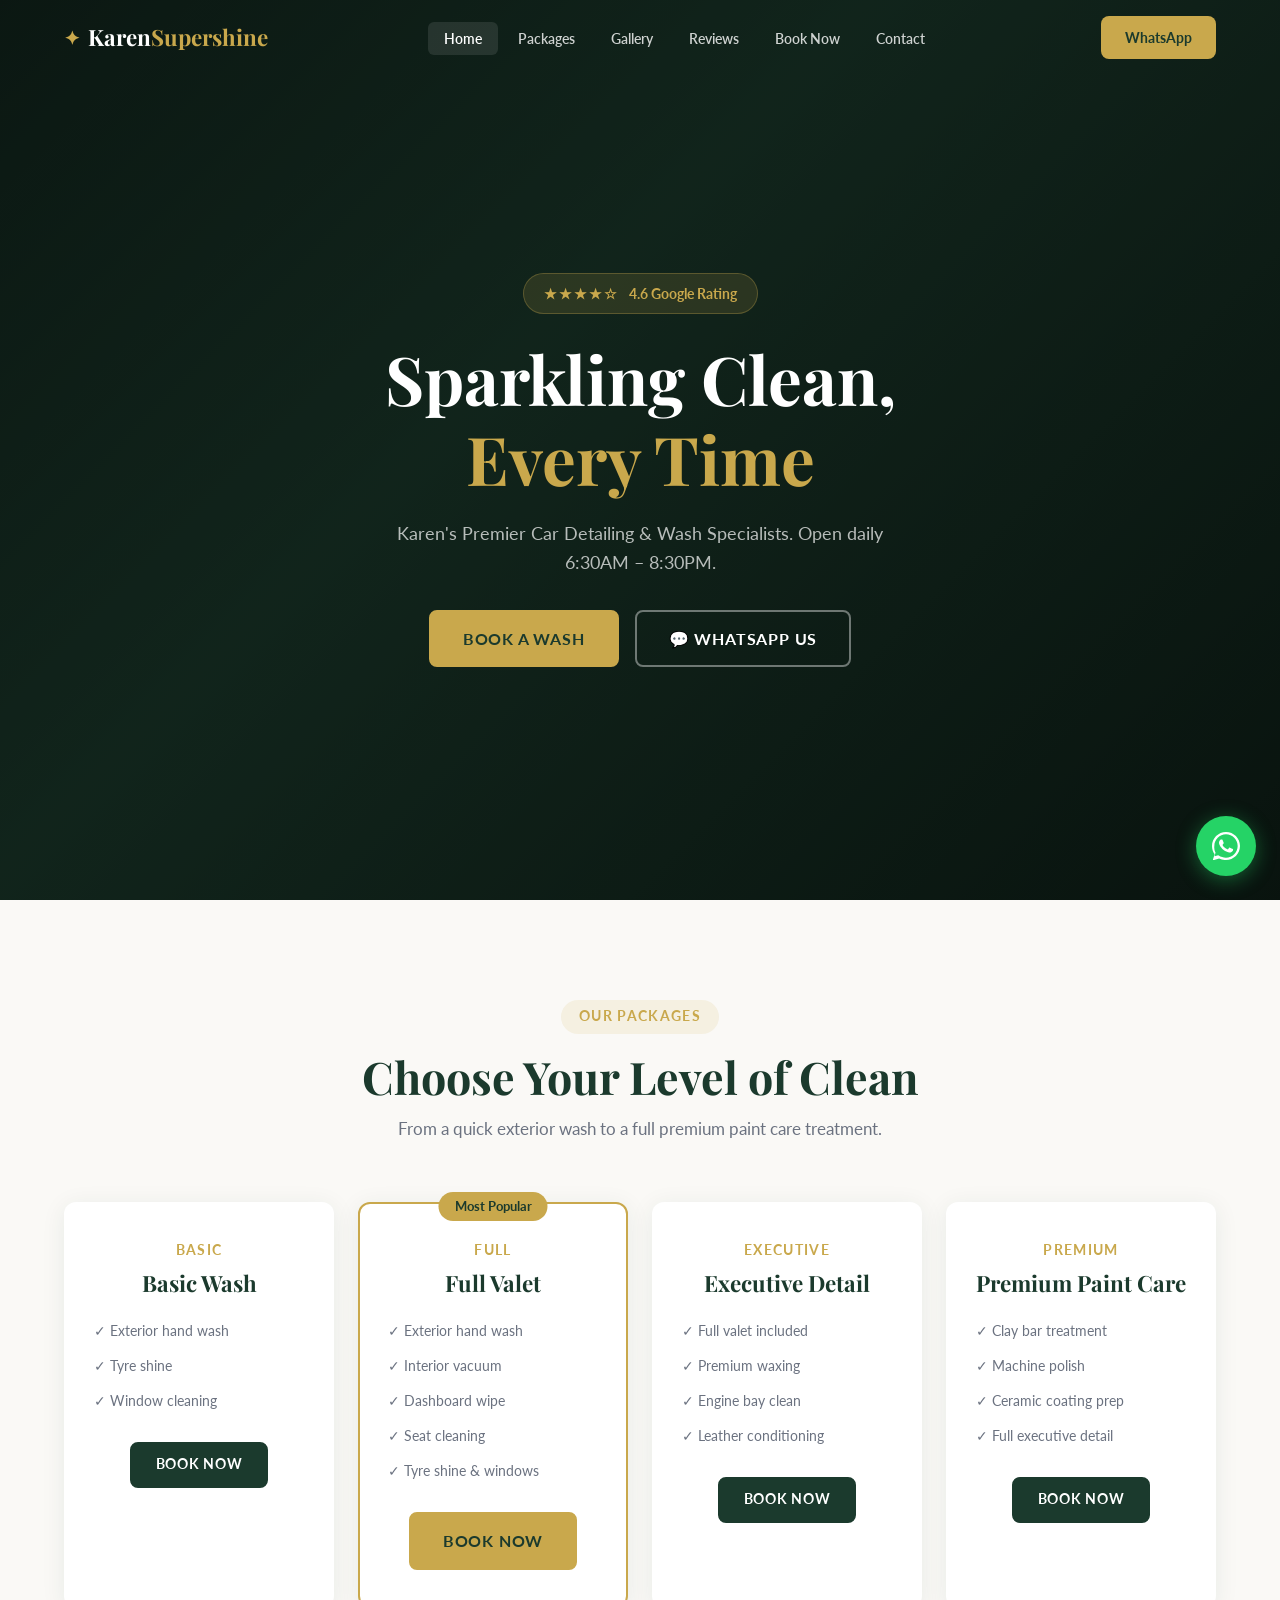
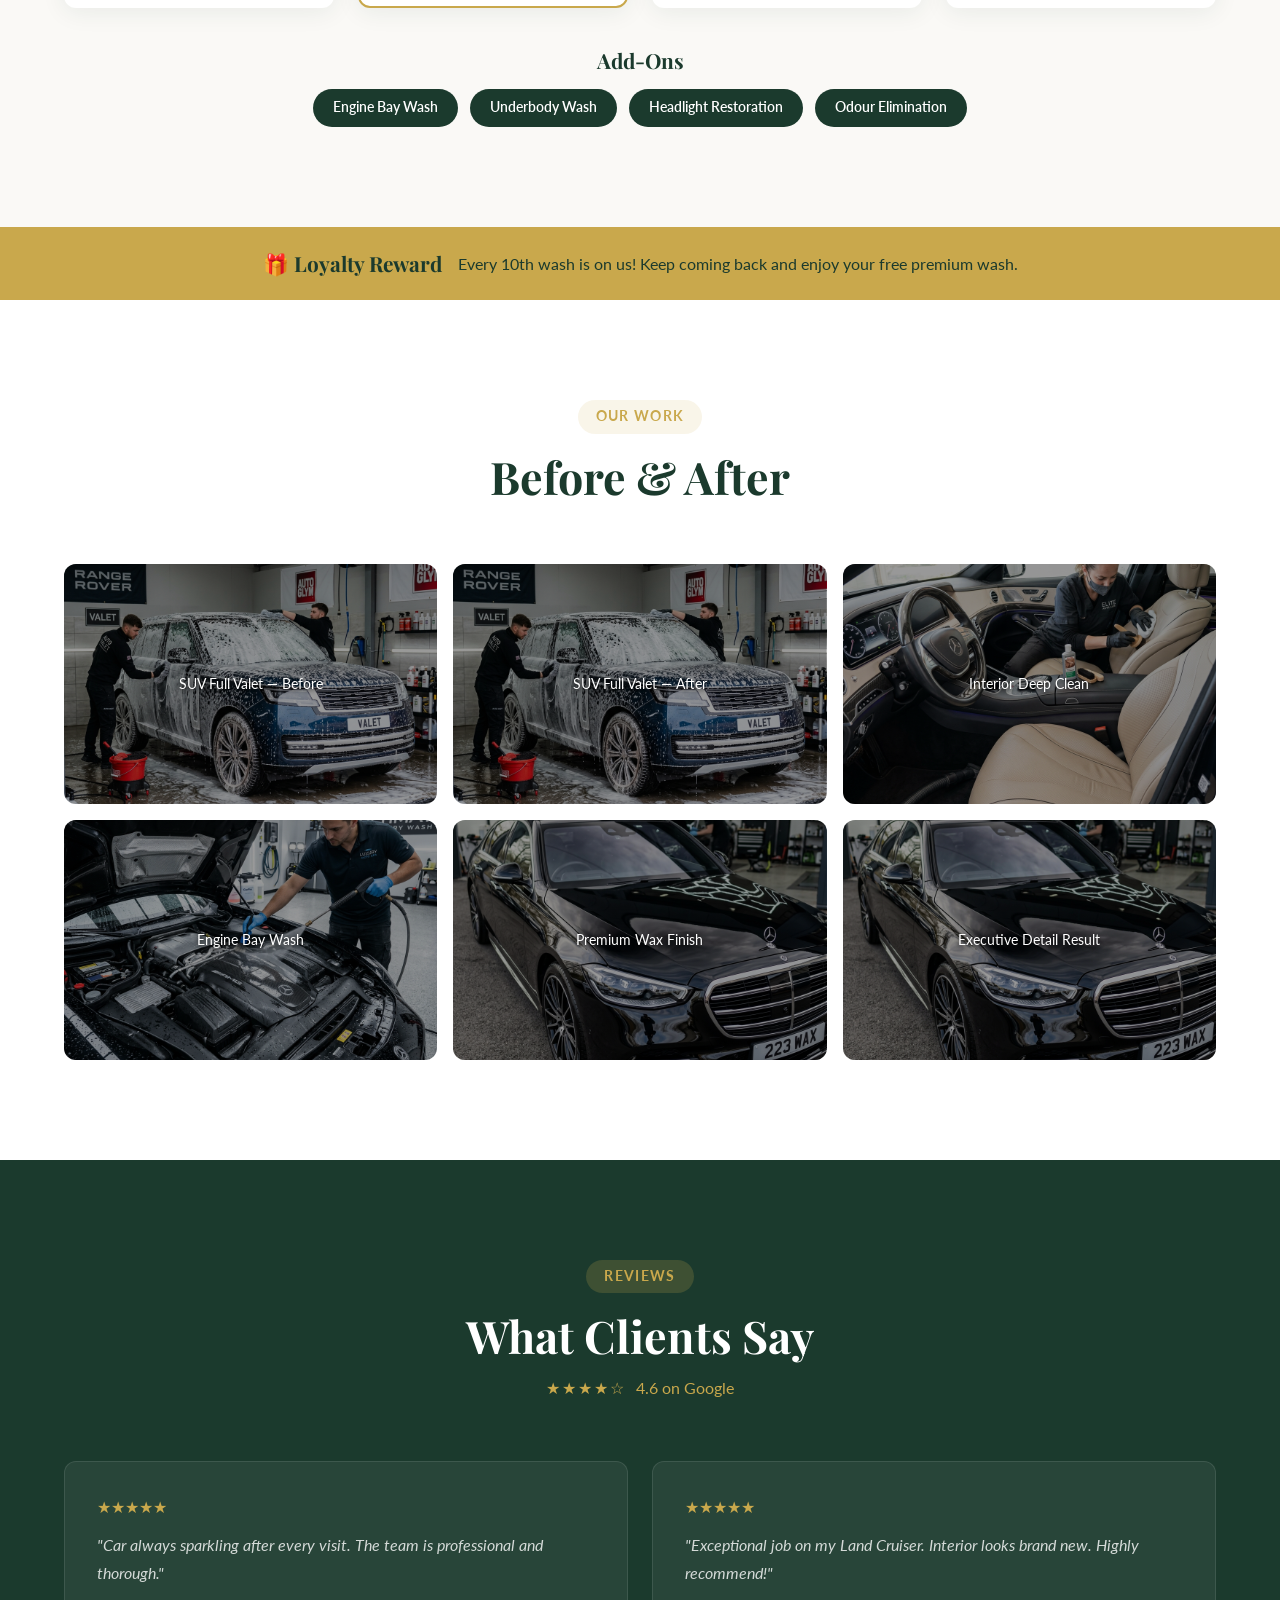
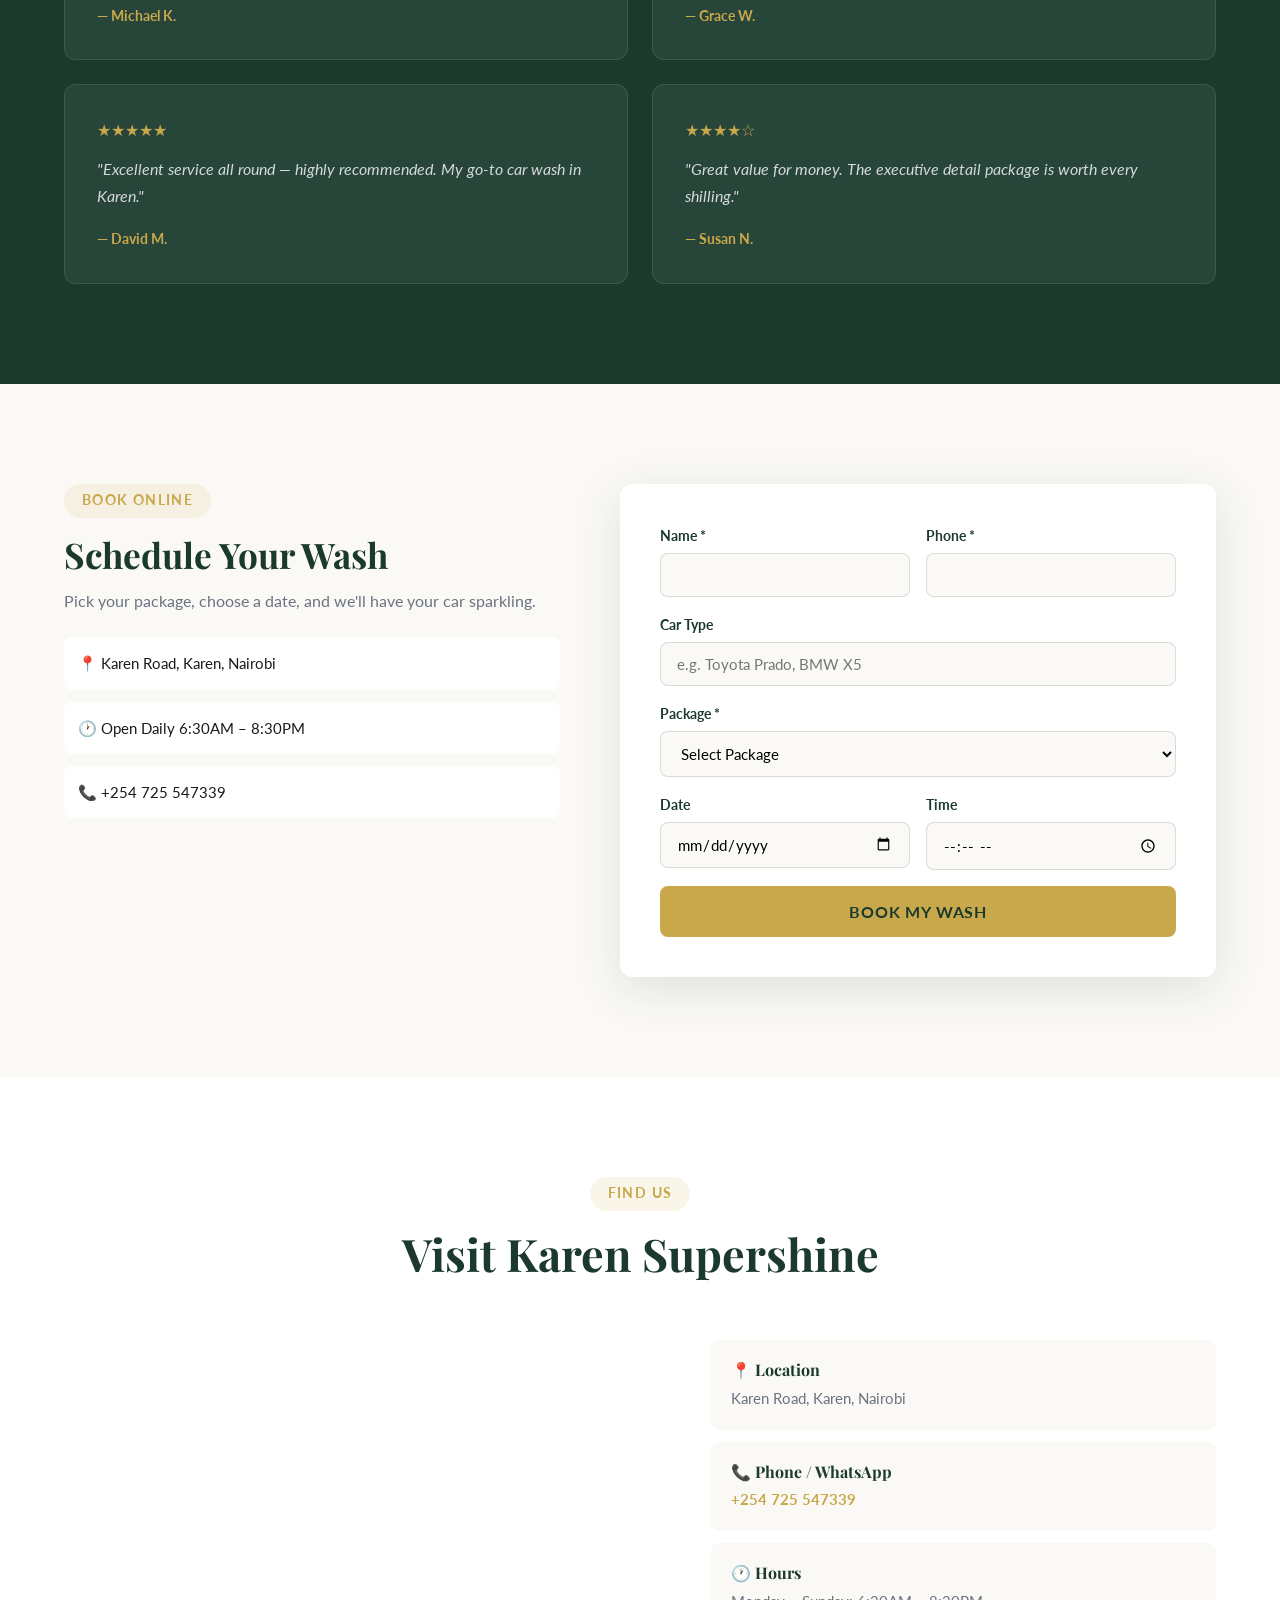
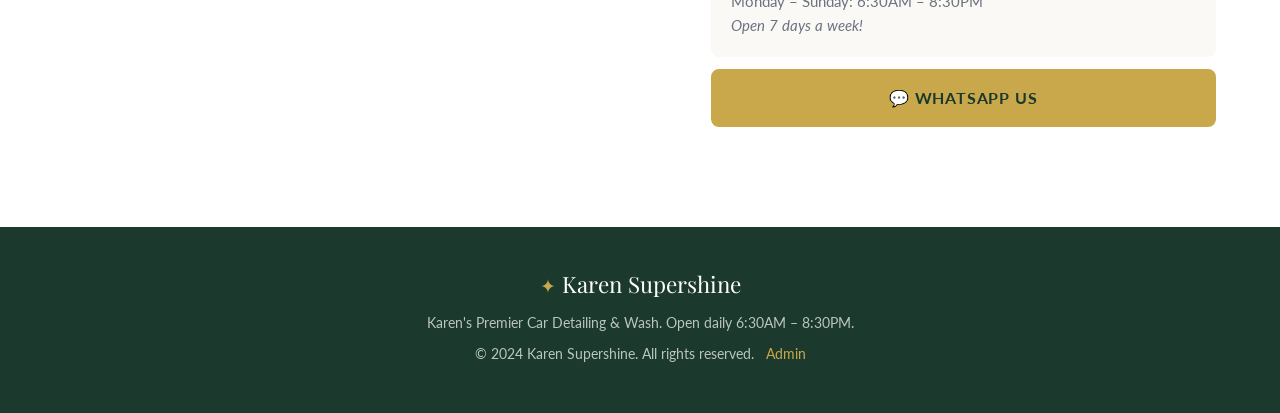
<file: index.html>
<!DOCTYPE html>

<html lang="en">
<head>
<meta charset="utf-8"/>
<meta content="width=device-width, initial-scale=1.0" name="viewport"/>
<title>Karen Supershine | Car Detailing &amp; Wash Karen Nairobi | Book Online</title>
<meta content="Premium car wash and detailing on Karen Road. Full valet, waxing, ceramic prep, engine clean. Open daily 6:30AM–8:30PM. Call +254 725 547339." name="description"/>
<link href="https://fonts.googleapis.com" rel="preconnect"/>
<link href="https://fonts.googleapis.com/css2?family=Playfair+Display:wght@400;600;700;800&amp;family=Lato:wght@300;400;700;900&amp;display=swap" rel="stylesheet"/>
<link href="style.css" rel="stylesheet"/>
</head>
<body>
<nav class="navbar" id="navbar">
<div class="nav-container">
<a class="nav-logo" href="#home">
<span class="logo-icon">✦</span>
<span class="logo-text">Karen<span class="logo-accent">Supershine</span></span>
</a>
<ul class="nav-links" id="navLinks">
<li><a class="nav-link active" href="#home">Home</a></li>
<li><a class="nav-link" href="#packages">Packages</a></li>
<li><a class="nav-link" href="#gallery">Gallery</a></li>
<li><a class="nav-link" href="#reviews">Reviews</a></li>
<li><a class="nav-link" href="#booking">Book Now</a></li>
<li><a class="nav-link" href="#contact">Contact</a></li>
</ul>
<a class="nav-cta" href="https://wa.me/254725547339" target="_blank">WhatsApp</a>
<button class="hamburger" id="hamburger"><span></span><span></span><span></span></button>
</div>
</nav>
<!-- HERO -->
<section class="hero" id="home">
<div class="hero-bg" style=" background-image: linear-gradient(rgba(0,0,0,0.6), rgba(0,0,0,0.6)), url('https://loremflickr.com/1200/800/carwash,detailing?lock=100') !important; background-size: cover !important; background-position: center !important;"></div>
<div class="hero-content">
<div class="hero-badge"><span class="stars">★★★★☆</span> 4.6 Google Rating</div>
<h1>Sparkling Clean,<br/><span class="accent">Every Time</span></h1>
<p class="hero-sub">Karen's Premier Car Detailing &amp; Wash Specialists. Open daily 6:30AM – 8:30PM.</p>
<div class="hero-actions">
<a class="btn btn-primary" href="#booking">Book a Wash</a>
<a class="btn btn-outline" href="https://wa.me/254725547339" target="_blank">💬 WhatsApp Us</a>
</div>
</div>
</section>
<!-- PACKAGES -->
<section class="section" id="packages">
<div class="container">
<div class="section-header">
<span class="tag">Our Packages</span>
<h2>Choose Your Level of Clean</h2>
<p>From a quick exterior wash to a full premium paint care treatment.</p>
</div>
<div class="packages-grid">
<div class="package-card">
<div class="package-tier">Basic</div>
<h3>Basic Wash</h3>
<ul>
<li>✓ Exterior hand wash</li>
<li>✓ Tyre shine</li>
<li>✓ Window cleaning</li>
</ul>
<a class="btn btn-small" href="#booking">Book Now</a>
</div>
<div class="package-card featured">
<div class="package-badge">Most Popular</div>
<div class="package-tier">Full</div>
<h3>Full Valet</h3>
<ul>
<li>✓ Exterior hand wash</li>
<li>✓ Interior vacuum</li>
<li>✓ Dashboard wipe</li>
<li>✓ Seat cleaning</li>
<li>✓ Tyre shine &amp; windows</li>
</ul>
<a class="btn btn-primary" href="#booking">Book Now</a>
</div>
<div class="package-card">
<div class="package-tier">Executive</div>
<h3>Executive Detail</h3>
<ul>
<li>✓ Full valet included</li>
<li>✓ Premium waxing</li>
<li>✓ Engine bay clean</li>
<li>✓ Leather conditioning</li>
</ul>
<a class="btn btn-small" href="#booking">Book Now</a>
</div>
<div class="package-card premium">
<div class="package-tier">Premium</div>
<h3>Premium Paint Care</h3>
<ul>
<li>✓ Clay bar treatment</li>
<li>✓ Machine polish</li>
<li>✓ Ceramic coating prep</li>
<li>✓ Full executive detail</li>
</ul>
<a class="btn btn-small" href="#booking">Book Now</a>
</div>
</div>
<div class="addons">
<h3>Add-Ons</h3>
<div class="addon-grid">
<span class="addon">Engine Bay Wash</span>
<span class="addon">Underbody Wash</span>
<span class="addon">Headlight Restoration</span>
<span class="addon">Odour Elimination</span>
</div>
</div>
</div>
</section>
<!-- LOYALTY -->
<section class="loyalty-bar">
<div class="container">
<div class="loyalty-content">
<h3>🎁 Loyalty Reward</h3>
<p>Every 10th wash is on us! Keep coming back and enjoy your free premium wash.</p>
</div>
</div>
</section>
<!-- GALLERY -->
<section class="section gallery-section" id="gallery">
<div class="container">
<div class="section-header">
<span class="tag">Our Work</span>
<h2>Before &amp; After</h2>
</div>
<div class="gallery-grid">
<div class="gallery-item"><div class="gallery-ph" style="color: white !important; text-shadow: 0 2px 4px rgba(0,0,0,0.8); background-image: linear-gradient(rgba(0,0,0,0.4), rgba(0,0,0,0.4)), url('images/suv_valet.png') !important; background-size: cover !important; background-position: center !important; color: white !important; text-shadow: 0 2px 4px rgba(0,0,0,0.8);">SUV Full Valet — Before</div></div>
<div class="gallery-item"><div class="gallery-ph" style="color: white !important; text-shadow: 0 2px 4px rgba(0,0,0,0.8); background-image: linear-gradient(rgba(0,0,0,0.4), rgba(0,0,0,0.4)), url('images/suv_valet.png') !important; background-size: cover !important; background-position: center !important; color: white !important; text-shadow: 0 2px 4px rgba(0,0,0,0.8);">SUV Full Valet — After</div></div>
<div class="gallery-item"><div class="gallery-ph" style="color: white !important; text-shadow: 0 2px 4px rgba(0,0,0,0.8); background-image: linear-gradient(rgba(0,0,0,0.4), rgba(0,0,0,0.4)), url('images/interior.png') !important; background-size: cover !important; background-position: center !important; color: white !important; text-shadow: 0 2px 4px rgba(0,0,0,0.8);">Interior Deep Clean</div></div>
<div class="gallery-item"><div class="gallery-ph" style="color: white !important; text-shadow: 0 2px 4px rgba(0,0,0,0.8); background-image: linear-gradient(rgba(0,0,0,0.4), rgba(0,0,0,0.4)), url('images/engine_bay.png') !important; background-size: cover !important; background-position: center !important; color: white !important; text-shadow: 0 2px 4px rgba(0,0,0,0.8);">Engine Bay Wash</div></div>
<div class="gallery-item"><div class="gallery-ph" style="color: white !important; text-shadow: 0 2px 4px rgba(0,0,0,0.8); background-image: linear-gradient(rgba(0,0,0,0.4), rgba(0,0,0,0.4)), url('images/wax.png') !important; background-size: cover !important; background-position: center !important; color: white !important; text-shadow: 0 2px 4px rgba(0,0,0,0.8);">Premium Wax Finish</div></div>
<div class="gallery-item"><div class="gallery-ph" style="color: white !important; text-shadow: 0 2px 4px rgba(0,0,0,0.8); background-image: linear-gradient(rgba(0,0,0,0.4), rgba(0,0,0,0.4)), url('images/wax.png') !important; background-size: cover !important; background-position: center !important; color: white !important; text-shadow: 0 2px 4px rgba(0,0,0,0.8);">Executive Detail Result</div></div>
</div>
</div>
</section>
<!-- REVIEWS -->
<section class="section reviews-section" id="reviews">
<div class="container">
<div class="section-header light">
<span class="tag">Reviews</span>
<h2>What Clients Say</h2>
<div class="google-badge"><span class="stars">★★★★☆</span> 4.6 on Google</div>
</div>
<div class="reviews-grid">
<div class="review-card"><div class="review-stars">★★★★★</div><p>"Car always sparkling after every visit. The team is professional and thorough."</p><strong>— Michael K.</strong></div>
<div class="review-card"><div class="review-stars">★★★★★</div><p>"Exceptional job on my Land Cruiser. Interior looks brand new. Highly recommend!"</p><strong>— Grace W.</strong></div>
<div class="review-card"><div class="review-stars">★★★★★</div><p>"Excellent service all round — highly recommended. My go-to car wash in Karen."</p><strong>— David M.</strong></div>
<div class="review-card"><div class="review-stars">★★★★☆</div><p>"Great value for money. The executive detail package is worth every shilling."</p><strong>— Susan N.</strong></div>
</div>
</div>
</section>
<!-- BOOKING -->
<section class="section booking-section" id="booking">
<div class="container">
<div class="booking-wrap">
<div class="booking-info">
<span class="tag">Book Online</span>
<h2>Schedule Your Wash</h2>
<p>Pick your package, choose a date, and we'll have your car sparkling.</p>
<div class="info-items">
<div class="info-item"><strong>📍</strong> Karen Road, Karen, Nairobi</div>
<div class="info-item"><strong>🕐</strong> Open Daily 6:30AM – 8:30PM</div>
<div class="info-item"><strong>📞</strong> +254 725 547339</div>
</div>
</div>
<form class="booking-form" id="bookingForm">
<div class="form-row">
<div class="form-group"><label>Name *</label><input name="name" required="" type="text"/></div>
<div class="form-group"><label>Phone *</label><input name="phone" required="" type="tel"/></div>
</div>
<div class="form-group"><label>Car Type</label><input name="car" placeholder="e.g. Toyota Prado, BMW X5" type="text"/></div>
<div class="form-group">
<label>Package *</label>
<select name="package" required="">
<option value="">Select Package</option>
<option>Basic Wash</option>
<option>Full Valet</option>
<option>Executive Detail</option>
<option>Premium Paint Care</option>
</select>
</div>
<div class="form-row">
<div class="form-group"><label>Date</label><input name="date" type="date"/></div>
<div class="form-group"><label>Time</label><input name="time" type="time"/></div>
</div>
<button class="btn btn-primary btn-full" type="submit">Book My Wash</button>
</form>
</div>
</div>
</section>
<!-- CONTACT -->
<section class="section contact-section" id="contact">
<div class="container">
<div class="section-header"><span class="tag">Find Us</span><h2>Visit Karen Supershine</h2></div>
<div class="contact-grid">
<div class="contact-map"><iframe height="350" loading="lazy" src="https://www.google.com/maps/embed?pb=!1m18!1m12!1m3!1d15955!2d36.7!3d-1.32!2m3!1f0!2f0!3f0!3m2!1i1024!2i768!4f13.1!3m3!1m2!1s0x0%3A0x0!2zMcKwMTknMTIuMCJTIDM2wrA0MicwMC4wIkU!5e0!3m2!1sen!2ske!4v1" style="border:0;border-radius:12px;" width="100%"></iframe></div>
<div class="contact-details">
<div class="c-card"><h4>📍 Location</h4><p>Karen Road, Karen, Nairobi</p></div>
<div class="c-card"><h4>📞 Phone / WhatsApp</h4><p><a href="tel:+254725547339">+254 725 547339</a></p></div>
<div class="c-card"><h4>🕐 Hours</h4><p>Monday – Sunday: 6:30AM – 8:30PM<br/><em>Open 7 days a week!</em></p></div>
<a class="btn btn-primary btn-full" href="https://wa.me/254725547339" target="_blank">💬 WhatsApp Us</a>
</div>
</div>
</div>
</section>
<footer class="footer">
<div class="container">
<div class="footer-content">
<div class="footer-brand"><span class="logo-icon">✦</span> Karen Supershine</div>
<p>Karen's Premier Car Detailing &amp; Wash. Open daily 6:30AM – 8:30PM.</p>
<p class="copyright">© 2024 Karen Supershine. All rights reserved. <a href="admin.html">Admin</a></p>
</div>
</div>
</footer>
<!-- WhatsApp Float -->
<a class="whatsapp-float" href="https://wa.me/254725547339" target="_blank">
<svg fill="white" height="28" viewbox="0 0 24 24" width="28"><path d="M17.472 14.382c-.297-.149-1.758-.867-2.03-.967-.273-.099-.471-.148-.67.15-.197.297-.767.966-.94 1.164-.173.199-.347.223-.644.075-.297-.15-1.255-.463-2.39-1.475-.883-.788-1.48-1.761-1.653-2.059-.173-.297-.018-.458.13-.606.134-.133.298-.347.446-.52.149-.174.198-.298.298-.497.099-.198.05-.371-.025-.52-.075-.149-.669-1.612-.916-2.207-.242-.579-.487-.5-.669-.51-.173-.008-.371-.01-.57-.01-.198 0-.52.074-.792.372-.272.297-1.04 1.016-1.04 2.479 0 1.462 1.065 2.875 1.213 3.074.149.198 2.096 3.2 5.077 4.487.709.306 1.262.489 1.694.625.712.227 1.36.195 1.871.118.571-.085 1.758-.719 2.006-1.413.248-.694.248-1.289.173-1.413-.074-.124-.272-.198-.57-.347z"></path><path d="M12 0C5.373 0 0 5.373 0 12c0 2.625.846 5.059 2.284 7.034L.789 23.492a.5.5 0 00.612.638l4.685-1.367A11.934 11.934 0 0012 24c6.627 0 12-5.373 12-12S18.627 0 12 0zm0 22c-2.319 0-4.476-.678-6.293-1.843l-.44-.282-3.065.894.826-3.14-.293-.454A9.958 9.958 0 012 12C2 6.486 6.486 2 12 2s10 4.486 10 10-4.486 10-10 10z"></path></svg>
</a>
<div class="toast" id="toast"></div>
<script src="script.js"></script>
</body>
</html>
</file>
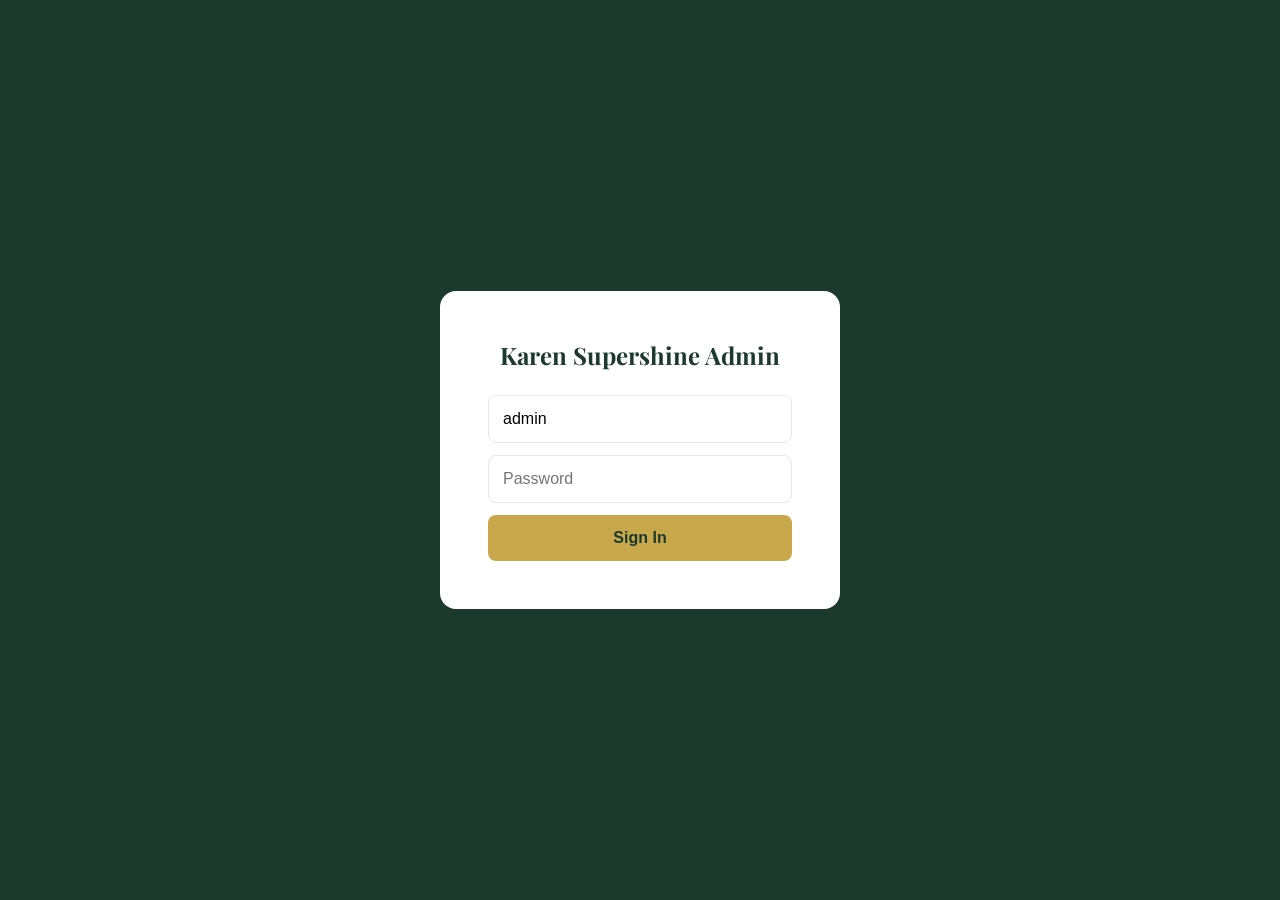
<file: admin.html>
<!DOCTYPE html><html lang="en"><head><meta charset="UTF-8"><meta name="viewport" content="width=device-width,initial-scale=1.0"><title>Karen Supershine Admin</title>
<link href="https://fonts.googleapis.com/css2?family=Playfair+Display:wght@700&family=Lato:wght@400;700&display=swap" rel="stylesheet">
<style>*{margin:0;padding:0;box-sizing:border-box}:root{--primary:#1B3A2D;--accent:#C9A84C;--bg:#f1f5f9;--white:#fff;--red:#ef4444;--green:#10b981;--blue:#3b82f6}body{font-family:'Lato',sans-serif;background:var(--bg);color:#1a1a1a}h1,h2,h3{font-family:'Playfair Display',serif}
.login{min-height:100vh;display:flex;align-items:center;justify-content:center;background:var(--primary)}.login-box{background:white;padding:48px;border-radius:16px;max-width:400px;width:100%;text-align:center}.login-box h2{color:var(--primary);margin-bottom:24px}.login-box input{width:100%;padding:14px;border:1px solid #e2e8f0;border-radius:8px;margin-bottom:12px;font-size:1rem}.login-box button{width:100%;padding:14px;background:var(--accent);color:var(--primary);border:none;border-radius:8px;font-weight:700;font-size:1rem;cursor:pointer}
.dashboard{display:none}.dash-head{background:var(--primary);color:white;padding:20px 32px;display:flex;justify-content:space-between;align-items:center}.dash-head h1{font-size:1.4rem}.dash-head button,.dash-head a{padding:8px 20px;border-radius:8px;border:none;cursor:pointer;font-weight:600;font-size:0.9rem;text-decoration:none;color:white;background:rgba(255,255,255,0.1)}.btn-exp{background:var(--accent)!important;color:var(--primary)!important}
.stats{display:grid;grid-template-columns:repeat(4,1fr);gap:20px;padding:24px 32px}.stat-card{background:white;padding:24px;border-radius:12px;box-shadow:0 2px 8px rgba(0,0,0,0.06)}.stat-label{font-size:0.85rem;color:#6b7280;text-transform:uppercase}.stat-val{font-family:'Playfair Display',serif;font-size:2.5rem;font-weight:700;margin-top:4px}
.table-wrap{padding:0 32px 32px;overflow-x:auto}table{width:100%;border-collapse:collapse;background:white;border-radius:12px;overflow:hidden;box-shadow:0 2px 8px rgba(0,0,0,0.06)}th{background:var(--primary);color:white;padding:14px 16px;text-align:left;font-size:0.85rem;text-transform:uppercase}td{padding:12px 16px;border-bottom:1px solid #f1f5f9;font-size:0.9rem}tr:hover td{background:#f8fafc}
select.st{padding:6px 10px;border:1px solid #e2e8f0;border-radius:6px;font-size:0.85rem}.del{background:none;border:none;color:var(--red);cursor:pointer;font-size:1.1rem}
@media(max-width:768px){.stats{grid-template-columns:1fr 1fr}.dash-head{flex-direction:column;gap:12px}}</style></head>
<body>
<div class="login" id="loginScreen"><div class="login-box"><h2>Karen Supershine Admin</h2><input type="text" id="user" placeholder="Username" value="admin"><input type="password" id="pass" placeholder="Password"><button onclick="login()">Sign In</button></div></div>
<div class="dashboard" id="dashboard">
<div class="dash-head"><h1>📊 Karen Supershine Dashboard</h1><div><button class="btn-exp" onclick="exportCSV()">📥 Export CSV</button> <a href="index.html">← Site</a> <button onclick="logout()">Logout</button></div></div>
<div class="stats"><div class="stat-card"><div class="stat-label">Total</div><div class="stat-val" id="sT" style="color:var(--blue)">0</div></div><div class="stat-card"><div class="stat-label">New</div><div class="stat-val" id="sN" style="color:var(--accent)">0</div></div><div class="stat-card"><div class="stat-label">Confirmed</div><div class="stat-val" id="sC" style="color:var(--green)">0</div></div><div class="stat-card"><div class="stat-label">Completed</div><div class="stat-val" id="sD" style="color:#6b7280">0</div></div></div>
<div class="table-wrap"><table><thead><tr><th>Date</th><th>Name</th><th>Phone</th><th>Car</th><th>Package</th><th>Pref Date</th><th>Status</th><th></th></tr></thead><tbody id="tbody"></tbody></table></div>
</div>
<script>
const KEY='ks_bookings';
if(sessionStorage.getItem('ks_admin')==='true')showDash();
function login(){if(document.getElementById('user').value==='admin'&&document.getElementById('pass').value==='admin123'){sessionStorage.setItem('ks_admin','true');showDash();}else alert('Invalid credentials')}
function logout(){sessionStorage.removeItem('ks_admin');location.reload()}
function showDash(){document.getElementById('loginScreen').style.display='none';document.getElementById('dashboard').style.display='block';render()}
function getData(){return JSON.parse(localStorage.getItem(KEY)||'[]').sort((a,b)=>new Date(b.submittedAt)-new Date(a.submittedAt))}
function save(d){localStorage.setItem(KEY,JSON.stringify(d))}
function render(){const d=getData();document.getElementById('sT').textContent=d.length;document.getElementById('sN').textContent=d.filter(x=>x.status==='New').length;document.getElementById('sC').textContent=d.filter(x=>x.status==='Confirmed').length;document.getElementById('sD').textContent=d.filter(x=>x.status==='Completed').length;
document.getElementById('tbody').innerHTML=d.map(i=>`<tr><td>${new Date(i.submittedAt).toLocaleDateString('en-GB')}</td><td><b>${i.name||'—'}</b></td><td>${i.phone||'—'}</td><td>${i.car||'—'}</td><td>${i.package||'—'}</td><td>${i.date||'—'}</td><td><select class="st" onchange="upd(${i.id},this.value)">${['New','Confirmed','Completed'].map(s=>`<option ${i.status===s?'selected':''}>${s}</option>`).join('')}</select></td><td><button class="del" onclick="del(${i.id})">🗑</button></td></tr>`).join('')}
function upd(id,s){const d=getData();const i=d.find(x=>x.id===id);if(i){i.status=s;save(d);render()}}
function del(id){if(!confirm('Delete?'))return;save(getData().filter(x=>x.id!==id));render()}
function exportCSV(){const d=getData();if(!d.length)return alert('No data');const h=['Date','Name','Phone','Car','Package','Pref Date','Status'];const r=d.map(i=>[new Date(i.submittedAt).toLocaleDateString(),i.name,i.phone,i.car,i.package,i.date,i.status]);const c=[h,...r].map(r=>r.map(c=>`"${(c||'').replace(/"/g,'""')}"`).join(',')).join('\n');const b=new Blob([c],{type:'text/csv'});const a=document.createElement('a');a.href=URL.createObjectURL(b);a.download='karen_supershine_bookings.csv';a.click()}
document.getElementById('pass').addEventListener('keydown',e=>{if(e.key==='Enter')login()});
</script></body></html>
</file>
<file: style.css>
/* Karen Supershine — Deep Forest Green #1B3A2D | Chrome Silver #C0C0C0 | Gold #C9A84C */
*,*::before,*::after{margin:0;padding:0;box-sizing:border-box}
:root{--primary:#1B3A2D;--primary-light:#2a5a44;--accent:#C9A84C;--silver:#C0C0C0;--bg:#FAF9F6;--white:#fff;--text:#1a1a1a;--text-light:#6b7280;--card:#fff;--shadow:0 4px 24px rgba(27,58,45,0.08);--shadow-lg:0 12px 48px rgba(27,58,45,0.12);--radius:12px;--transition:0.3s cubic-bezier(0.4,0,0.2,1)}
html{scroll-behavior:smooth}
body{font-family:'Lato',-apple-system,sans-serif;background:var(--bg);color:var(--text);line-height:1.6;overflow-x:hidden}
h1,h2,h3,h4{font-family:'Playfair Display',serif;font-weight:700;line-height:1.2}
.container{max-width:1200px;margin:0 auto;padding:0 24px}
a{text-decoration:none;color:inherit;transition:var(--transition)}

/* Buttons */
.btn{display:inline-flex;align-items:center;gap:8px;padding:14px 32px;border-radius:8px;font-weight:700;font-size:1rem;border:2px solid transparent;cursor:pointer;transition:var(--transition);text-transform:uppercase;letter-spacing:0.05em;font-family:'Lato',sans-serif}
.btn-primary{background:var(--accent);color:var(--primary);border-color:var(--accent)}
.btn-primary:hover{background:#b8952e;transform:translateY(-2px);box-shadow:0 8px 24px rgba(201,168,76,0.3)}
.btn-outline{background:transparent;color:var(--white);border-color:rgba(255,255,255,0.4)}
.btn-outline:hover{border-color:var(--white);background:rgba(255,255,255,0.1)}
.btn-small{padding:10px 24px;font-size:0.85rem;background:var(--primary);color:var(--white);border-color:var(--primary)}
.btn-small:hover{background:var(--primary-light)}
.btn-full{width:100%;justify-content:center}

/* Navbar */
.navbar{position:fixed;top:0;left:0;right:0;z-index:1000;padding:16px 0;transition:var(--transition);background:transparent}
.navbar.scrolled{background:rgba(27,58,45,0.97);backdrop-filter:blur(12px);padding:10px 0;box-shadow:0 2px 20px rgba(0,0,0,0.2)}
.nav-container{max-width:1200px;margin:0 auto;padding:0 24px;display:flex;align-items:center;justify-content:space-between}
.nav-logo{display:flex;align-items:center;gap:8px;color:var(--white);font-family:'Playfair Display',serif;font-size:1.4rem;font-weight:700}
.logo-icon{color:var(--accent);font-size:1.2rem}
.logo-accent{color:var(--accent)}
.nav-links{display:flex;list-style:none;gap:4px}
.nav-link{padding:8px 16px;color:rgba(255,255,255,0.8);font-size:0.9rem;font-weight:600;border-radius:6px}
.nav-link:hover,.nav-link.active{color:var(--white);background:rgba(255,255,255,0.1)}
.nav-cta{padding:10px 24px;background:var(--accent);color:var(--primary);border-radius:8px;font-weight:700;font-size:0.9rem}
.hamburger{display:none;background:none;border:none;cursor:pointer;padding:8px}
.hamburger span{display:block;width:24px;height:2px;background:white;margin:5px 0;transition:var(--transition)}

/* Hero */
.hero{min-height:100vh;display:flex;align-items:center;justify-content:center;text-align:center;background:linear-gradient(135deg,#1B3A2D 0%,#2a5a44 40%,#163024 100%);position:relative;padding:120px 24px 80px}
.hero-bg{position:absolute;inset:0;background:radial-gradient(ellipse at 40% 60%,rgba(201,168,76,0.12) 0%,transparent 60%)}
.hero-content{position:relative;z-index:2;max-width:750px}
.hero-badge{display:inline-flex;align-items:center;gap:10px;padding:8px 20px;border-radius:50px;background:rgba(201,168,76,0.15);border:1px solid rgba(201,168,76,0.3);color:var(--accent);font-size:0.9rem;font-weight:700;margin-bottom:24px}
.stars{letter-spacing:2px}
.hero h1{font-size:clamp(2.5rem,6vw,4.2rem);color:var(--white);margin-bottom:20px}
.hero .accent{color:var(--accent)}
.hero-sub{font-size:1.15rem;color:rgba(255,255,255,0.7);max-width:550px;margin:0 auto 32px}
.hero-actions{display:flex;gap:16px;justify-content:center;flex-wrap:wrap}

/* Sections */
.section{padding:100px 0}
.section-header{text-align:center;margin-bottom:60px}
.tag{display:inline-block;padding:6px 18px;border-radius:50px;background:rgba(201,168,76,0.12);color:var(--accent);font-size:0.85rem;font-weight:700;text-transform:uppercase;letter-spacing:0.1em;margin-bottom:16px}
.section-header h2{font-size:clamp(2rem,4vw,2.8rem);color:var(--primary);margin-bottom:12px}
.section-header p{font-size:1.05rem;color:var(--text-light);max-width:550px;margin:0 auto}

/* Packages */
.packages-grid{display:grid;grid-template-columns:repeat(4,1fr);gap:24px;margin-bottom:40px}
.package-card{background:var(--card);padding:36px 28px;border-radius:var(--radius);box-shadow:var(--shadow);text-align:center;border:2px solid transparent;transition:var(--transition);position:relative}
.package-card:hover{transform:translateY(-6px);box-shadow:var(--shadow-lg)}
.package-card.featured{border-color:var(--accent);transform:scale(1.05)}
.package-card.featured:hover{transform:scale(1.05) translateY(-6px)}
.package-badge{position:absolute;top:-12px;left:50%;transform:translateX(-50%);background:var(--accent);color:var(--primary);padding:4px 16px;border-radius:50px;font-size:0.8rem;font-weight:700}
.package-tier{font-size:0.85rem;color:var(--accent);font-weight:700;text-transform:uppercase;letter-spacing:0.1em;margin-bottom:8px}
.package-card h3{font-size:1.4rem;color:var(--primary);margin-bottom:16px}
.package-card ul{list-style:none;margin-bottom:24px;text-align:left}
.package-card li{padding:6px 0;color:var(--text-light);font-size:0.9rem}

/* Addons */
.addons{text-align:center}
.addons h3{font-size:1.3rem;color:var(--primary);margin-bottom:16px}
.addon-grid{display:flex;gap:12px;justify-content:center;flex-wrap:wrap}
.addon{padding:8px 20px;background:var(--primary);color:var(--white);border-radius:50px;font-size:0.85rem;font-weight:600}

/* Loyalty */
.loyalty-bar{background:var(--accent);padding:24px 0}
.loyalty-content{display:flex;align-items:center;gap:16px;justify-content:center;flex-wrap:wrap}
.loyalty-content h3{color:var(--primary);font-size:1.3rem}
.loyalty-content p{color:var(--primary);font-size:1rem}

/* Gallery */
.gallery-section{background:var(--white)}
.gallery-grid{display:grid;grid-template-columns:repeat(3,1fr);gap:16px}
.gallery-item{border-radius:var(--radius);overflow:hidden;cursor:pointer;transition:var(--transition)}
.gallery-item:hover{transform:scale(1.03)}
.gallery-ph{height:240px;background:linear-gradient(135deg,var(--primary),var(--primary-light));display:flex;align-items:center;justify-content:center;color:rgba(255,255,255,0.3);font-size:0.9rem}

/* Reviews */
.reviews-section{background:var(--primary);color:var(--white)}
.section-header.light h2{color:var(--white)}
.section-header.light .tag{background:rgba(201,168,76,0.2)}
.google-badge{display:flex;align-items:center;gap:10px;justify-content:center;margin-top:12px;color:var(--accent)}
.reviews-grid{display:grid;grid-template-columns:repeat(2,1fr);gap:24px}
.review-card{background:rgba(255,255,255,0.06);border:1px solid rgba(255,255,255,0.1);border-radius:var(--radius);padding:32px;transition:var(--transition)}
.review-card:hover{background:rgba(255,255,255,0.1);transform:translateY(-4px)}
.review-stars{color:var(--accent);margin-bottom:12px}
.review-card p{color:rgba(255,255,255,0.8);font-style:italic;margin-bottom:16px;line-height:1.7}
.review-card strong{color:var(--accent);font-size:0.9rem}

/* Booking */
.booking-section{background:var(--bg)}
.booking-wrap{display:grid;grid-template-columns:1fr 1.2fr;gap:60px;align-items:start}
.booking-info h2{font-size:2.2rem;color:var(--primary);margin-bottom:12px}
.booking-info p{color:var(--text-light);margin-bottom:24px}
.info-items{display:grid;gap:12px}
.info-item{padding:14px;background:var(--white);border-radius:8px;font-size:0.95rem}
.booking-form{background:var(--white);padding:40px;border-radius:var(--radius);box-shadow:var(--shadow-lg)}
.form-row{display:grid;grid-template-columns:1fr 1fr;gap:16px}
.form-group{margin-bottom:16px}
.form-group label{display:block;margin-bottom:6px;font-size:0.9rem;font-weight:700;color:var(--primary)}
.form-group input,.form-group select,.form-group textarea{width:100%;padding:12px 16px;border:1px solid rgba(0,0,0,0.12);border-radius:8px;font-family:'Lato',sans-serif;font-size:0.95rem;background:var(--bg);transition:var(--transition)}
.form-group input:focus,.form-group select:focus{outline:none;border-color:var(--accent);box-shadow:0 0 0 3px rgba(201,168,76,0.15)}

/* Contact */
.contact-section{background:var(--white)}
.contact-grid{display:grid;grid-template-columns:1.2fr 1fr;gap:40px}
.c-card{padding:20px;background:var(--bg);border-radius:8px;margin-bottom:12px}
.c-card h4{color:var(--primary);margin-bottom:6px}
.c-card p{color:var(--text-light);font-size:0.95rem}
.c-card a{color:var(--accent);font-weight:700}

/* Footer */
.footer{background:var(--primary);color:rgba(255,255,255,0.7);padding:40px 0;text-align:center}
.footer-brand{font-family:'Playfair Display',serif;font-size:1.4rem;color:var(--white);margin-bottom:8px}
.footer p{font-size:0.9rem;margin-bottom:8px}
.copyright a{color:var(--accent);margin-left:8px}

/* WhatsApp */
.whatsapp-float{position:fixed;bottom:24px;right:24px;z-index:999;width:60px;height:60px;border-radius:50%;background:#25D366;display:flex;align-items:center;justify-content:center;box-shadow:0 4px 20px rgba(37,211,102,0.4);transition:var(--transition);animation:pulse 2s infinite}
.whatsapp-float:hover{transform:scale(1.1)}
@keyframes pulse{0%,100%{box-shadow:0 4px 20px rgba(37,211,102,0.4)}50%{box-shadow:0 4px 30px rgba(37,211,102,0.6),0 0 0 10px rgba(37,211,102,0.1)}}

/* Toast */
.toast{position:fixed;bottom:100px;left:50%;transform:translateX(-50%) translateY(20px);background:var(--primary);color:var(--white);padding:16px 32px;border-radius:8px;font-weight:700;z-index:3000;opacity:0;transition:var(--transition);pointer-events:none}
.toast.show{opacity:1;transform:translateX(-50%) translateY(0)}

/* Animations */
.fade-in{opacity:0;transform:translateY(30px);transition:opacity 0.6s ease,transform 0.6s ease}
.fade-in.visible{opacity:1;transform:translateY(0)}

/* Responsive */
@media(max-width:1024px){.packages-grid{grid-template-columns:1fr 1fr}.booking-wrap,.contact-grid{grid-template-columns:1fr}}
@media(max-width:768px){
    .nav-links{display:none;flex-direction:column;position:absolute;top:100%;left:0;right:0;background:rgba(27,58,45,0.98);padding:16px 24px}
    .nav-links.active{display:flex}.nav-cta{display:none}.hamburger{display:block}
    .packages-grid{grid-template-columns:1fr}.package-card.featured{transform:none}
    .reviews-grid{grid-template-columns:1fr}.gallery-grid{grid-template-columns:1fr 1fr}
    .form-row{grid-template-columns:1fr}.booking-form{padding:24px}
}
@media(max-width:480px){.gallery-grid{grid-template-columns:1fr}}
</file>
